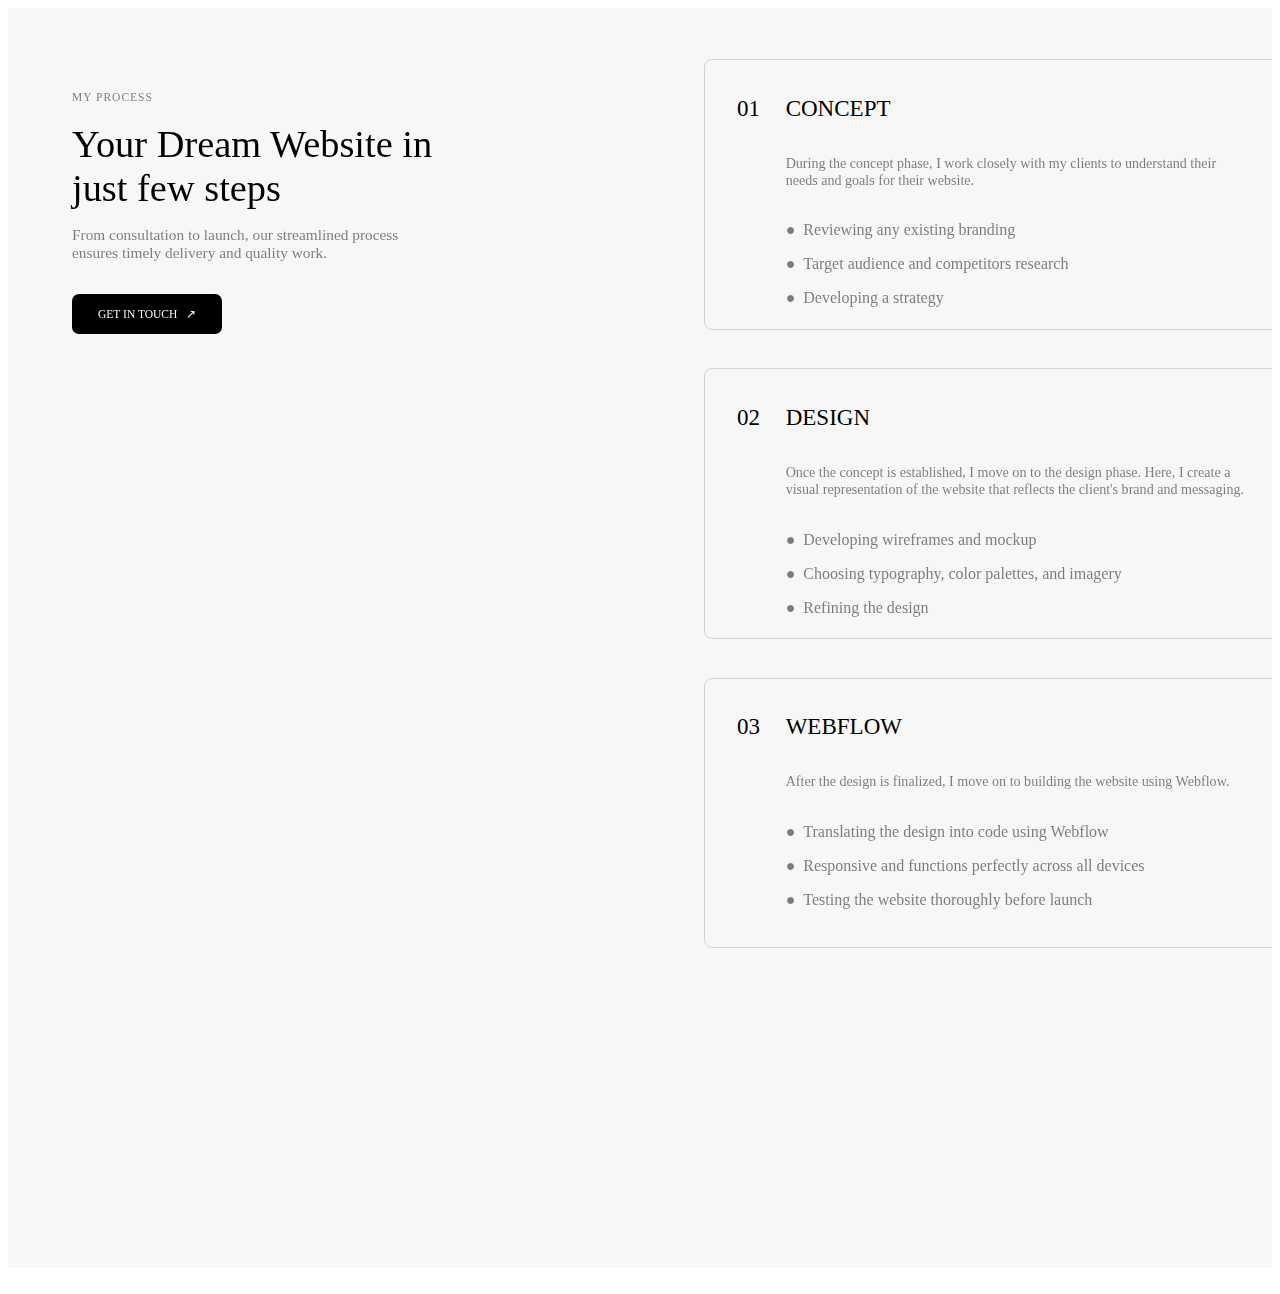
<file: Original/test.html>
<!DOCTYPE html>
<html lang="en">

<head>
    <meta charset="UTF-8">
    <meta name="viewport" content="width=device-width, initial-scale=1.0">
    <title>Document</title>
    <style>
        #part5 {
            width: 100%;
            height: 140vh;
            /* overflow: hidden; */
            display: flex;
            /* position: relative; */
            background-color: #f7f7f7;
        }

        #part5left {

            /* background-color: aqua; */
            width: 50%;
            height: 80vh;
            padding: 5vw;

            font-family: gilroy;
            width: 50%;

            overflow: hidden;
            position: relative;
            position: sticky;
            top: 0%;
        }

        #part5lefttext>h5 {
            /* position: -webkit-sticky; */
            /* position: sticky;*/
            /* top: 4%;  */
            font-weight: 400;
            font-size: 0.9vw;
            letter-spacing: 1px;
            opacity: 0.5;
        }

        #part5lefttext>h2 {
            font-size: 3vw;
            font-weight: 400;
            margin: 0.8vw 0vw;
            font-family: kuchbhi;
        }

        #part5lefttext>p {
            font-size: 1.2vw;
            font-weight: 500;
            opacity: 0.5;

            font-family: kuchbhi;
        }

        #part5lefttext>a {
            margin-top: 2.5vw;
            border-radius: 7px;
            font-family: kuchbhi;
            font-size: 0.9vw;
            display: block;
            width: 150px;
            height: 40px;
            text-decoration: none;
            display: flex;
            justify-content: center;
            align-items: center;
            background-color: black;
            color: #f7f7f7;
        }

        #part5right {
            padding: 1vw;
            width: 50%;
            transition: all cubic-bezier(0.19, 1, 0.22, 1) 0.1s;
            height: 100%;
            overflow: hidden;
        }

        #part5rightone {
            margin: 3vw auto;
            width: 40vw;
            height: 18vw;
            border: 1px solid rgba(182, 173, 173, 0.508);
            /* background-color: aqua; */
            font-family: kuchbhi;
            display: flex;
            padding: 1.5vw 2.5vw;
            gap: 2vw;
            border-radius: 8px;
        }

        #inrpart5rightone>h6 {
            opacity: 0.5;
            font-size: 1.1vw;
            font-weight: lighter;
        }

        #inrpart5rightone>h1 {
            font-size: 1.8vw;
            font-weight: 500;
            margin-bottom: 0.5vw;
            /* background-color: aliceblue; */
        }

        #part5rightone>h1 {
            font-size: 1.8vw;
            font-weight: 500;
        }

        #inrpart5text {
            margin-top: 1.5vw;
        }

        #inrpart5text>p {
            opacity: 0.5;
        }

        #inrpart5text>h6 {
            font-size: 1.1vw;
            font-weight: 100;
            opacity: 0.7;
        }
    </style>
</head>

<body>

    <div id="part5">
        <div id="part5left">
            <div id="part5lefttext">
                <h5>MY PROCESS</h5>
                <h2>Your Dream Website in <br> just few steps</h2>
                <p>From consultation to launch, our streamlined process <br> ensures timely delivery and quality work.
                </p>
                <a href="">GET IN TOUCH &nbsp; &#8599; </a>

            </div>
        </div>
        <div id="part5right">
            <div id="part5rightone">
                <h1>01</h1>
                <div id="inrpart5rightone">
                    <h1>CONCEPT</h1>
                    <h6>
                        During the concept phase, I work closely with my clients to understand their needs and goals for
                        their website. </h6>
                    <div id="inrpart5text">
                        <p>&#9679; &nbsp;Reviewing any existing branding</p>
                        <p>&#9679; &nbsp;Target audience and competitors research</p>
                        <p>&#9679; &nbsp;Developing a strategy</p>
                    </div>
                </div>
            </div>
            <div id="part5rightone">
                <h1>02</h1>
                <div id="inrpart5rightone">
                    <h1>DESIGN</h1>
                    <h6>
                        Once the concept is established, I move on to the design phase. Here, I create a visual
                        representation of the website that reflects the client's brand and messaging. </h6>
                    <div id="inrpart5text">
                        <p>&#9679; &nbsp;Developing wireframes and mockup</p>
                        <p>&#9679; &nbsp;Choosing typography, color palettes, and imagery</p>
                        <p>&#9679; &nbsp;Refining the design</p>
                    </div>
                </div>
            </div>
            <div id="part5rightone">
                <h1>03</h1>
                <div id="inrpart5rightone">
                    <h1>WEBFLOW</h1>
                    <h6>
                        After the design is finalized, I move on to building the website using Webflow.</h6>
                    <div id="inrpart5text">
                        <p>&#9679; &nbsp;Translating the design into code using Webflow</p>
                        <p>&#9679; &nbsp;Responsive and functions perfectly across all devices</p>
                        <p>&#9679; &nbsp;Testing the website thoroughly before launch</p>
                    </div>
                </div>
            </div>
        </div>
        
    </div>

</body>

</html>
</file>
